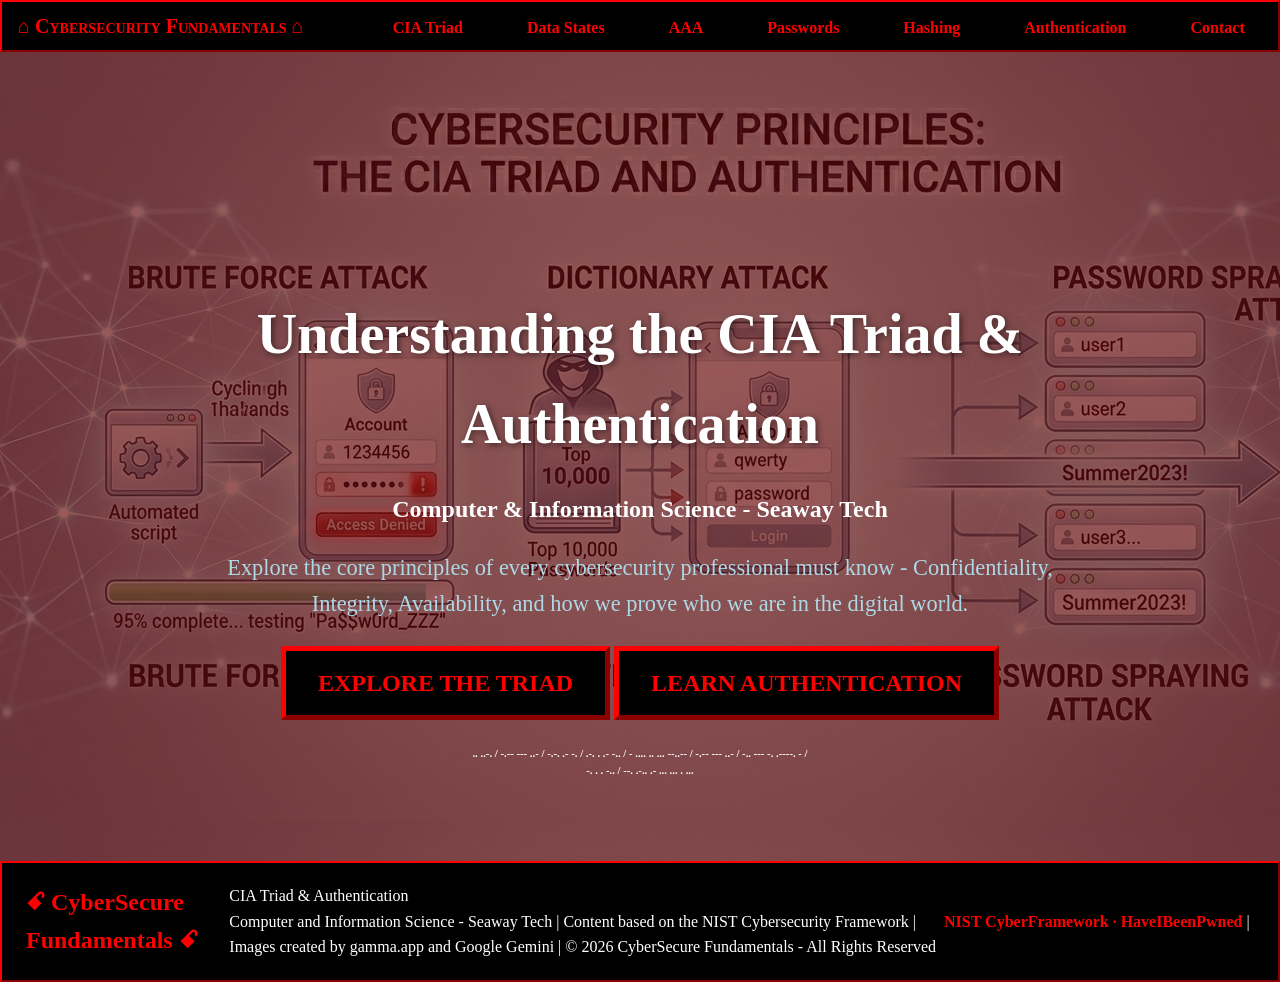
<file: index.html>
<!DOCTYPE html>
<html lang="en">
<head>
    <meta charset="UTF-8">
    <meta name="viewport" content="width=device-width, initial-scale=1.0">
    <title>Cybersecurity Fundamentals (Final Project)</title>
    <link rel="stylesheet" href="styles.css">
    <style>
#hero {
     background-image: url('photos/attacks1.png');
    width: 100%;
    height: 89.91vh;
    position: relative;
    margin: 0;
    overflow: hidden;
}

.hero img {
    display: block;
    width: 100%;
    height: 100%;
    object-fit: cover;
    object-position: center center;
    margin: 0 auto;
}

#hero::before {
     content: '';
     position: absolute;
     top: 0;
     left: 0;
     width: 100%;
     height: 100%;
     background: rgba(102, 0, 0, 0.65);
     overflow: auto;
}
    </style>
</head>
<body>
    
    <header>
        <nav class="nav-main">
            <a href="index.html" class="nav-logo"> ⌂ Cybersecurity Fundamentals ⌂ </a>
            <ul class="nav-links">
                <li><a href="CIATriad.html">CIA Triad</a></li>
                <li><a href="Data.html">Data States</a></li>
                <li><a href="A3.html">AAA</a></li>
                <li><a href="Pass.html">Passwords</a></li>
                <li><a href="Hash.html">Hashing</a></li>
                <li><a href="Authentication.html">Authentication</a></li>
                <li><a href="contact.html">Contact</a></li>
            </ul>
        </nav>
    </header>

    <section id="hero">
        <div class="hero-content">
            <h1>Understanding the CIA Triad & Authentication</h1>
            <h2>Computer & Information Science - Seaway Tech</h2>
            <p>Explore the core principles of every cybersecurity professional must know - Confidentiality, Integrity, Availability, and how we prove who we are in the digital world.</p>
            <a href="CIATriad.html" class="btn">EXPLORE THE TRIAD</a>
            <a href="Authentication.html" class="btn">LEARN AUTHENTICATION</a>
            <h6>.. ..-. / -.-- --- ..- / -.-. .- -. / .-. . .- -.. / - .... .. ... --..-- / -.-- --- ..- / -.. --- -. .----. - /<br> -. . . -.. / --. .-.. .- ... ... . ...</h6>
        </div>
    </section>
    <footer class="stuff">
        <h2 class="red"> ꗃ CyberSecure Fundamentals ꗃ </h2>
        <p>CIA Triad & Authentication<br>
            Computer and Information Science - Seaway Tech | 
            Content based on the NIST Cybersecurity Framework   | 
            <strong class="red">NIST CyberFramework &middot; HaveIBeenPwned</strong>  |  
            Images created by gamma.app and Google Gemini | 
            &copy; 2026 CyberSecure Fundamentals - All Rights Reserved</p>
    </footer>

</body>
</html>
</file>
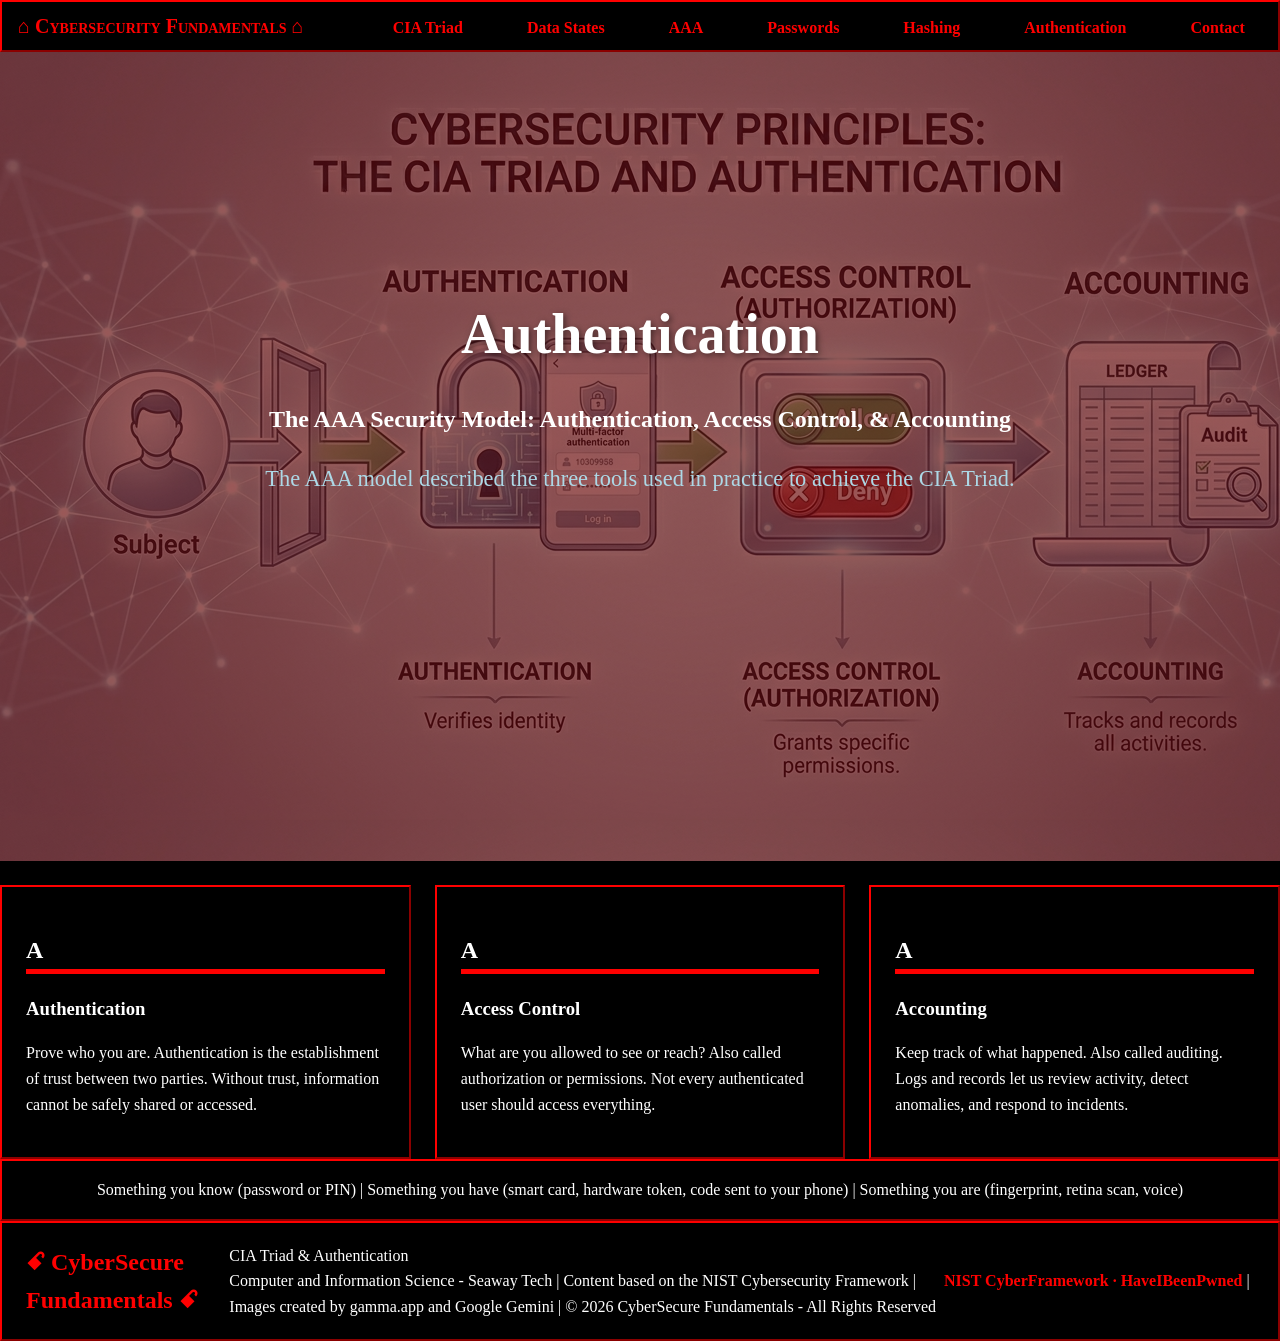
<file: A3.html>
<!DOCTYPE html>
<html lang="en">
<head>
    <meta charset="UTF-8">
    <meta name="viewport" content="width=device-width, initial-scale=1.0">
    <title>Cybersecurity Fundamentals (Final Project)</title>
    <link rel="stylesheet" href="styles.css">
    <style>
     #hero {
     background-image: url('photos/aaa1.png');
    width: 100%;
    height: 89.91vh; /* visible hero height */
    position: relative;
    margin: 0; /* ensure no gap above */
    overflow: hidden;
}

.hero img {
    display: block;
    width: 100%;
    height: 100%;
    object-fit: cover;
    object-position: center center; /* perfectly center the image */
    margin: 0 auto;
}

#hero::before {
     content: '';
     position: absolute;
     top: 0;
     left: 0;
     width: 100%;
     height: 100%;
     background: rgba(102, 0, 0, 0.65);
     overflow: auto;
}
    </style>
</head>
<body>
    
    <header>
        <nav class="nav-main">
            <a href="index.html" class="nav-logo"> ⌂ Cybersecurity Fundamentals ⌂ </a>
            <ul class="nav-links">
                <li><a href="CIATriad.html">CIA Triad</a></li>
                <li><a href="Data.html">Data States</a></li>
                <li><a href="A3.html">AAA</a></li>
                <li><a href="Pass.html">Passwords</a></li>
                <li><a href="Hash.html">Hashing</a></li>
                <li><a href="Authentication.html">Authentication</a></li>
                <li><a href="contact.html">Contact</a></li>
            </ul>
        </nav>
    </header>

    <section id="hero">
        <div class="hero-content">
            <h1>Authentication</h1>
            <h2>The AAA Security Model: Authentication, Access Control, & Accounting</h2>
            <p>The AAA model described the three tools used in practice to achieve the CIA Triad.</p>
        </div>
    </section>

        <section id="triad">
        <div class="triad-grid">

            <div class="triad-card">
                <h1>A</h1>
                <h3>Authentication</h3>
                <p>Prove who you are. Authentication is the establishment of trust between two parties. Without trust, information cannot be safely shared or accessed.</p>
            </div>
            <div class="triad-card">
                <h1>A</h1>
                <h3>Access Control</h3>
                <p>What are you allowed to see or reach? Also called authorization or permissions. Not every authenticated user should access everything.</p>
            </div>
            <div class="triad-card">
                <h1>A</h1>
                <h3>Accounting</h3>
                <p>Keep track of what happened. Also called auditing. Logs and records let us review activity, detect anomalies, and respond to incidents.</p>
            </div>
    </section>
        <section class="extra-data">
        <p>Something you know (password or PIN) | 
        Something you have (smart card, hardware token, code sent to your phone) | 
        Something you are (fingerprint, retina scan, voice)
        </p>
        </section>
</body>
        <footer class="stuff">
        <h2 class="red"> ꗃ CyberSecure Fundamentals ꗃ </h2>
        <p>CIA Triad & Authentication<br>
            Computer and Information Science - Seaway Tech | 
            Content based on the NIST Cybersecurity Framework | 
            <strong class="red">NIST CyberFramework &middot; HaveIBeenPwned</strong> | 
            Images created by gamma.app and Google Gemini | 
            &copy; 2026 CyberSecure Fundamentals - All Rights Reserved</p>
    </footer>
</html>
</file>
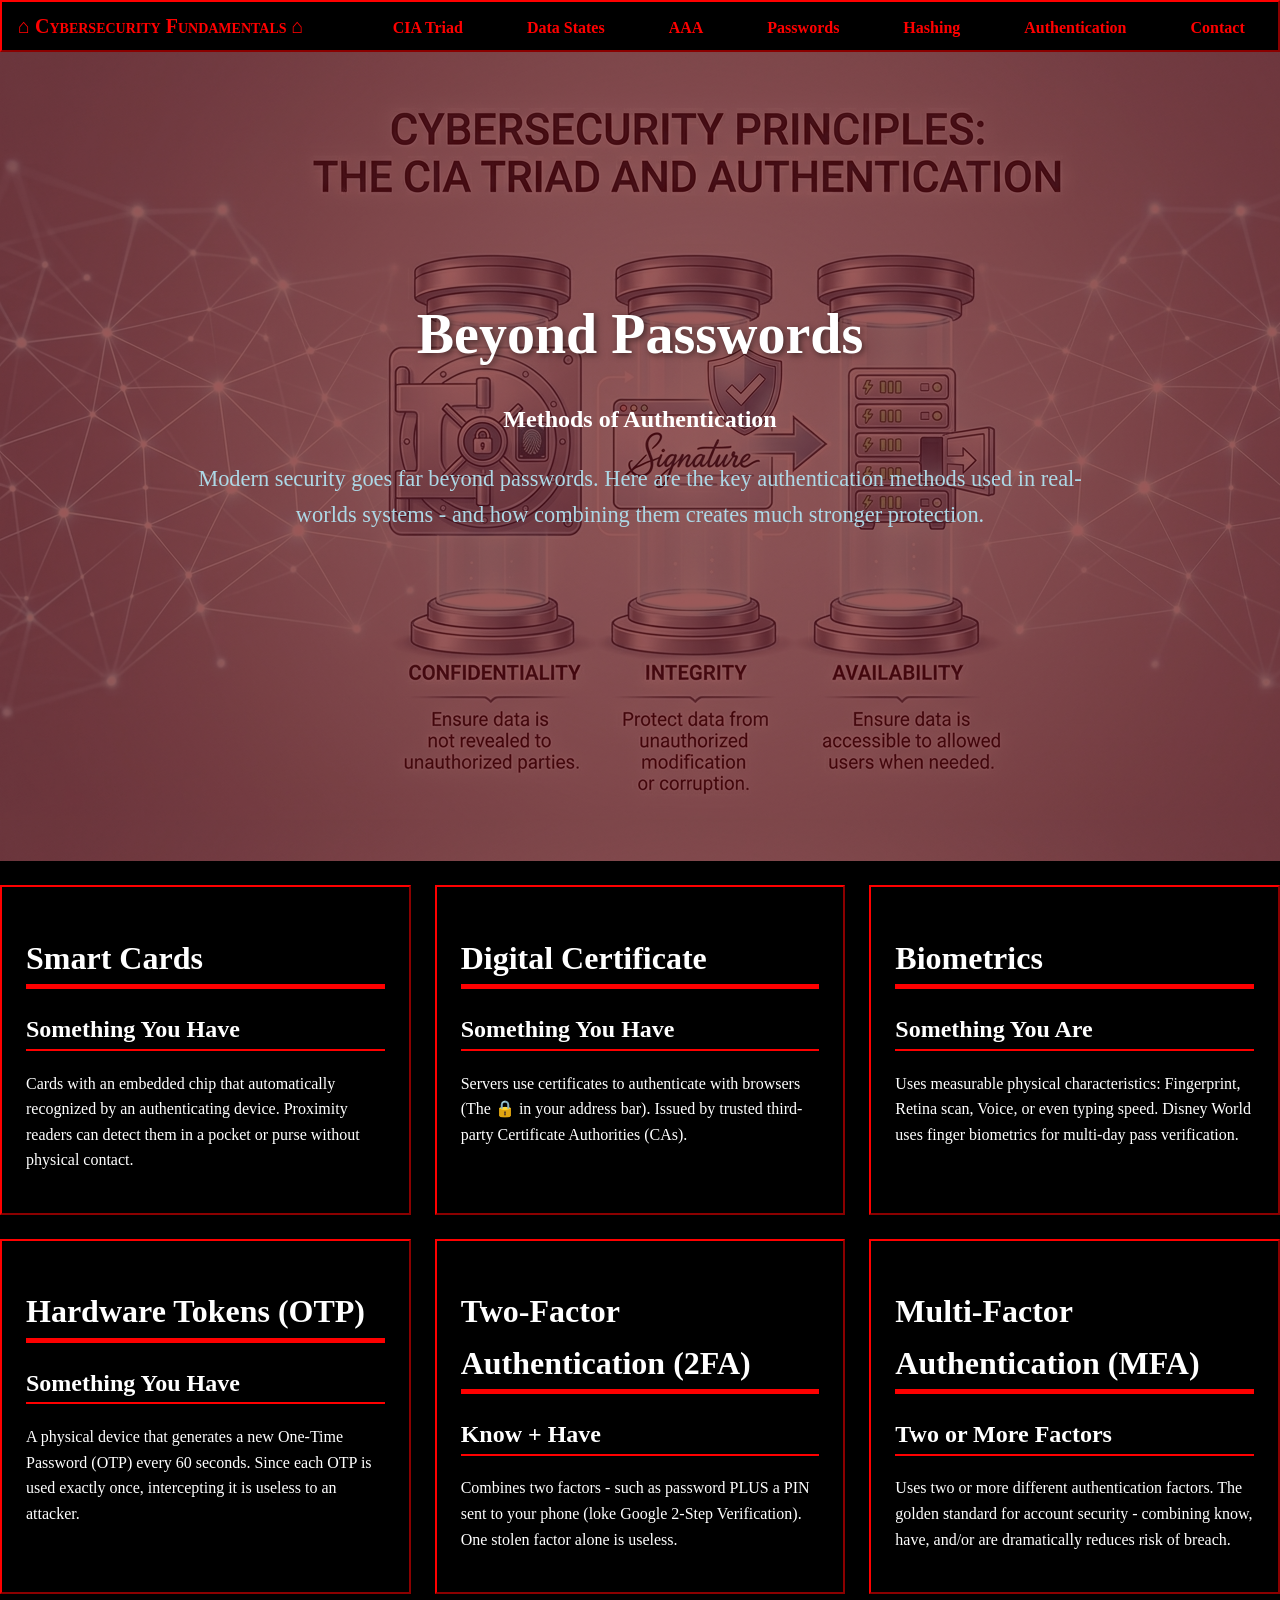
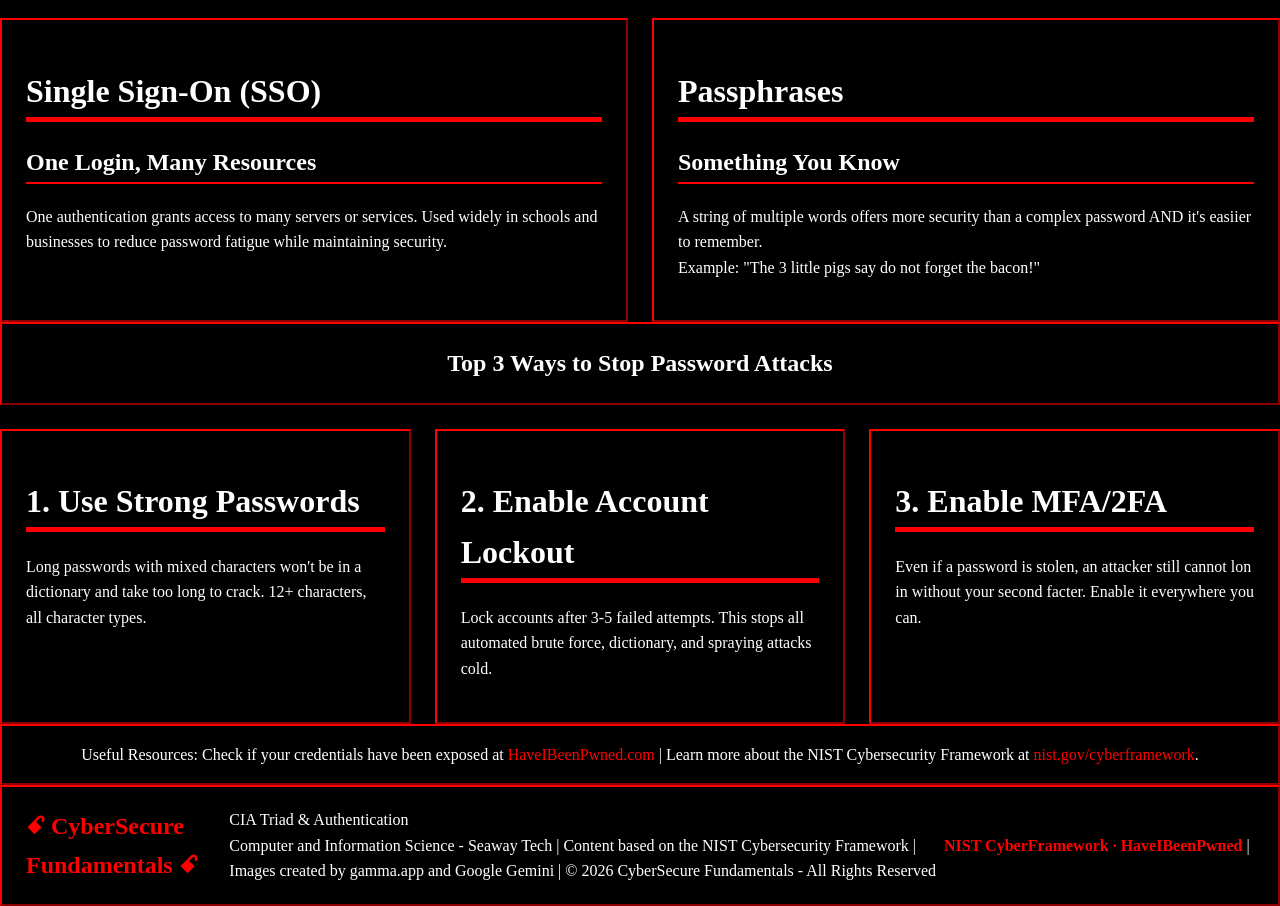
<file: Authentication.html>
<!DOCTYPE html>
<html lang="en">
<head>
    <meta charset="UTF-8">
    <meta name="viewport" content="width=device-width, initial-scale=1.0">
    <title>Cybersecurity Fundamentals (Final Project)</title>
    <link rel="stylesheet" href="styles.css">
    <style>
#hero {
     background-image: url('photos/cia2.png');
    width: 100%;
    height: 89.91vh;
    position: relative;
    margin: 0;
    overflow: hidden;
}

.hero img {
    display: block;
    width: 100%;
    height: 100%;
    object-fit: cover;
    object-position: center center;
    margin: 0 auto;
}

#hero::before {
     content: '';
     position: absolute;
     top: 0;
     left: 0;
     width: 100%;
     height: 100%;
     background: rgba(102, 0, 0, 0.65);
     overflow: auto;
}
    </style>
</head>
<body>
    
    <header>
        <nav class="nav-main">
            <a href="index.html" class="nav-logo"> ⌂ Cybersecurity Fundamentals ⌂ </a>
            <ul class="nav-links">
                <li><a href="CIATriad.html">CIA Triad</a></li>
                <li><a href="Data.html">Data States</a></li>
                <li><a href="A3.html">AAA</a></li>
                <li><a href="Pass.html">Passwords</a></li>
                <li><a href="Hash.html">Hashing</a></li>
                <li><a href="Authentication.html">Authentication</a></li>
                <li><a href="contact.html">Contact</a></li>
            </ul>
        </nav>
    </header>

    <section id="hero">
        <div class="hero-content">
            <h1>Beyond Passwords</h1>
            <h2>Methods of Authentication</h2>
            <p>Modern security goes far beyond passwords. Here are the key authentication methods used in real-worlds systems - and how combining them creates much stronger protection.</p>
        </div>
    </section>
     <div class="triad-grid">
                <div class="triad-card">
                    <h1>Smart Cards</h1>
                    <h2>Something You Have</h2>
                    <p>Cards with an embedded chip that automatically recognized by an authenticating device. Proximity readers can detect them in a pocket or purse without physical contact.</p>

                </div>
                <div class="triad-card">
                    <h1>Digital Certificate</h1>
                    <h2>Something You Have</h2>
                    <p>Servers use certificates to authenticate with browsers (The 🔒 in your address bar). Issued by trusted third-party Certificate Authorities (CAs).</p>

                </div>
                <div class="triad-card">
                    <h1>Biometrics</h1>
                    <h2>Something You Are</h2>
                    <p>Uses measurable physical characteristics: Fingerprint, Retina scan, Voice, or even typing speed. Disney World uses finger biometrics for multi-day pass verification.</p>

                </div>
                <div class="triad-card">
                    <h1>Hardware Tokens (OTP)</h1>
                    <h2>Something You Have</h2>
                    <p>A physical device that generates a new One-Time Password (OTP) every 60 seconds. Since each OTP is used exactly once, intercepting it is useless to an attacker.</p>

                </div>
                <div class="triad-card">
                    <h1>Two-Factor Authentication (2FA)</h1>
                    <h2>Know + Have</h2>
                    <p>Combines two factors - such as password PLUS a PIN sent to your phone (loke Google 2-Step Verification). One stolen factor alone is useless.</p>

                </div>
                <div class="triad-card">
                    <h1>Multi-Factor Authentication (MFA)</h1>
                    <h2>Two or More Factors</h2>
                    <p>Uses two or more different authentication factors. The golden standard for account security - combining know, have, and/or are dramatically reduces risk of breach.</p>

                </div>
                <div class="triad-card">
                    <h1>Single Sign-On (SSO)</h1>
                    <h2>One Login, Many Resources</h2>
                    <p>One authentication grants access to many servers or services. Used widely in schools and businesses to reduce password fatigue while maintaining security.</p>

                </div>
                <div class="triad-card">
                    <h1>Passphrases</h1>
                    <h2>Something You Know</h2>
                    <p>A string of multiple words offers more security than a complex password AND it's easiier to remember.<br>
                    Example: "The 3 little pigs say do not forget the bacon!"</p>
                </div>
        </div>
        
        
        <section class="extra-section">
            <h2> Top 3 Ways to Stop Password Attacks</h2>
        </section>
        <div class="triad-grid">
            <div class="triad-card">
                <h1>1. Use Strong Passwords</h1>
                <p>Long passwords with mixed characters won't be in a dictionary and take too long to crack. 12+ characters, all character types.</p>
            </div>
            <div class="triad-card">
                <h1>2. Enable Account Lockout</h1>
                <p>Lock accounts after 3-5 failed attempts. This stops all automated brute force, dictionary, and spraying attacks cold.</p>
            </div>
            <div class="triad-card">
                <h1>3. Enable MFA/2FA</h1>
                <p>Even if a password is stolen, an attacker still cannot lon in without your second facter. Enable it everywhere you can.</p>
            </div>
        </div>
        <section class="extra-data">
            <p>Useful Resources: Check if your credentials have been exposed at <a href="HaveIBeenPwned.com">HaveIBeenPwned.com</a> | Learn more about the NIST Cybersecurity Framework at <a href="nist.gov/cyberframework">nist.gov/cyberframework</a>.</p>
        </section>
</body>
    <footer class="stuff">
        <h2 class="red"> ꗃ CyberSecure Fundamentals ꗃ </h2>
        <p>CIA Triad & Authentication<br>
            Computer and Information Science - Seaway Tech | 
            Content based on the NIST Cybersecurity Framework | <strong class="red">NIST CyberFramework &middot; HaveIBeenPwned</strong> |  
            Images created by gamma.app and Google Gemini | 
            &copy; 2026 CyberSecure Fundamentals - All Rights Reserved</p>
    </footer>
</html>
</file>
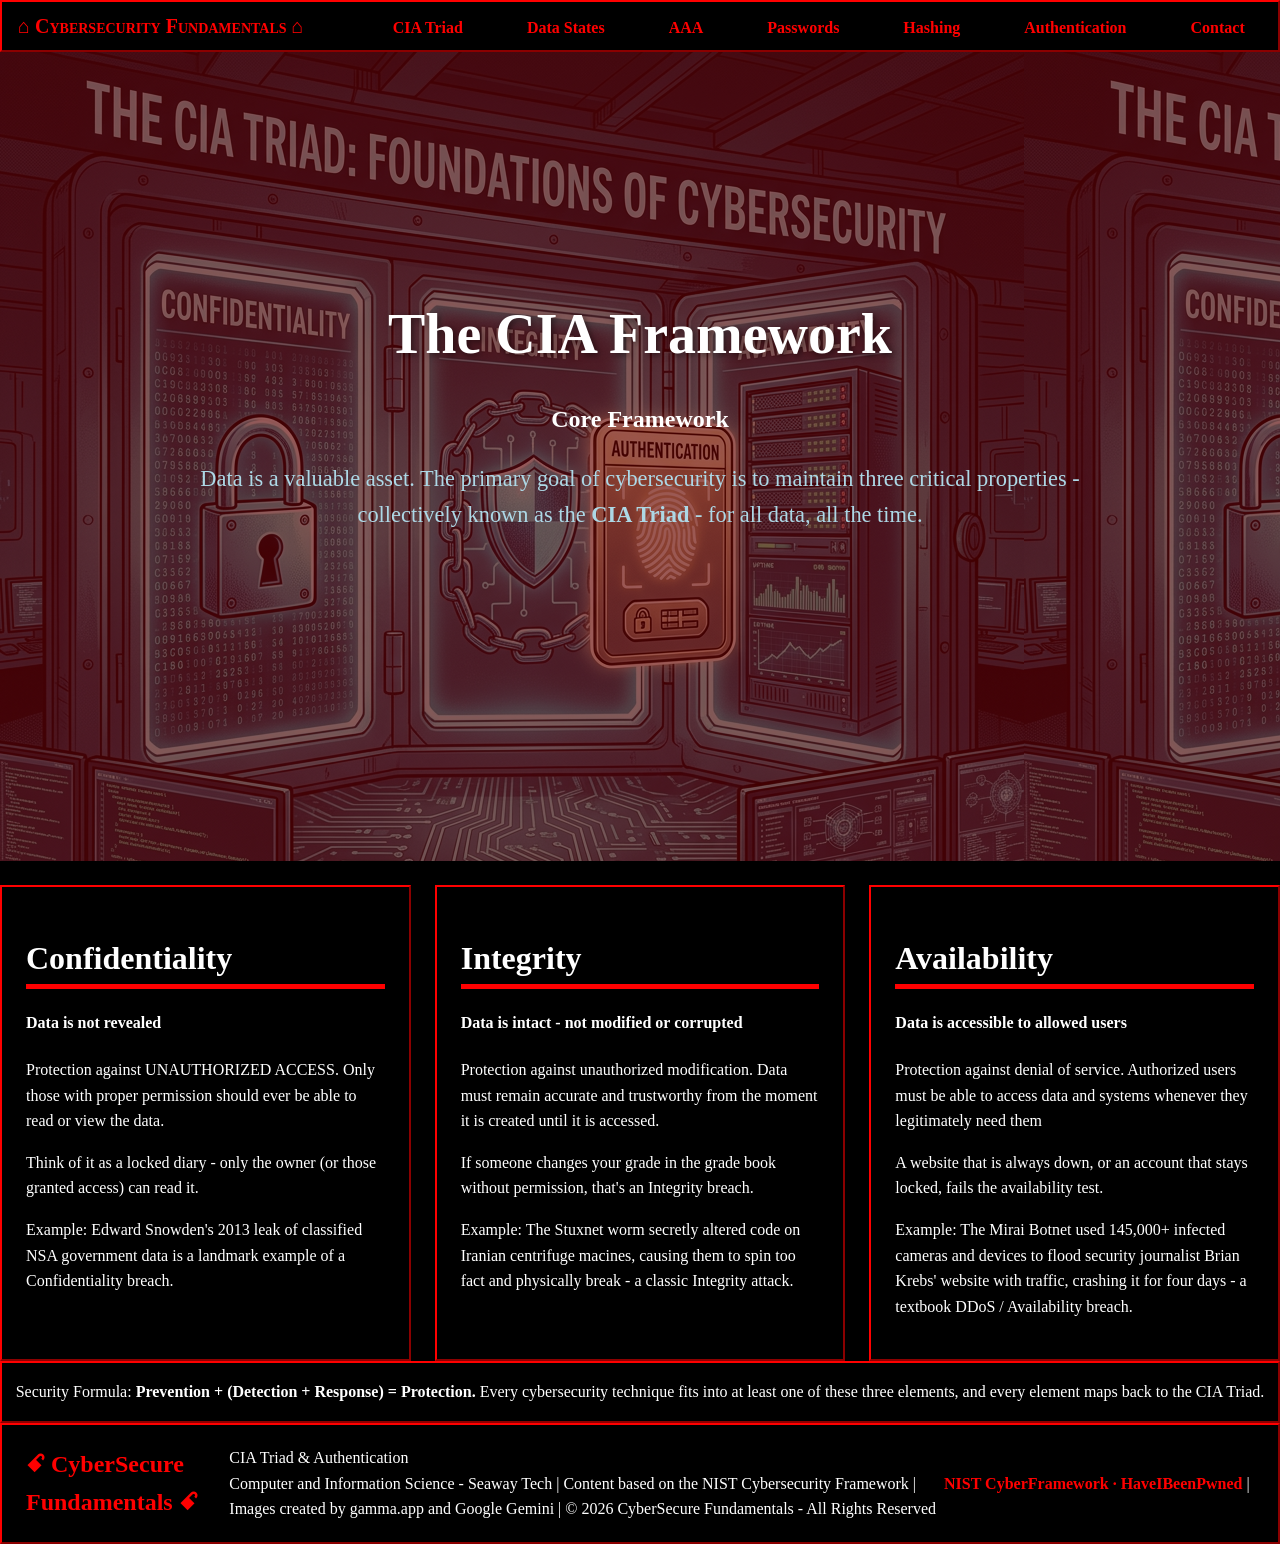
<file: CIATriad.html>
<!DOCTYPE html>
<html lang="en">
<head>
    <meta charset="UTF-8">
    <meta name="viewport" content="width=device-width, initial-scale=1.0">
    <title>Cybersecurity Fundamentals (Final Project)</title>
    <link rel="stylesheet" href="styles.css">
    <style>
    #hero {
    background-image: url('photos/digitalVault.png');
    width: 100%;
    height: 89.91vh;
    position: relative;
    margin: 0;
    overflow: hidden;
 }

    .hero img {
    display: block;
    width: 100%;
    height: 100%;
    object-fit: cover;
    object-position: center center;
    margin: 0 auto;
}

     #hero::before {
     content: '';
     position: absolute;
     top: 0;
     left: 0;
     width: 100%;
     height: 100%;
     background: rgba(102, 0, 0, 0.65);
     overflow: auto;
     }
    </style>
</head>
<body>
    <header>
        <nav class="nav-main">
            <a href="index.html" class="nav-logo"> ⌂ Cybersecurity Fundamentals ⌂ </a>
            <ul class="nav-links">
                <li><a href="CIATriad.html">CIA Triad</a></li>
                <li><a href="Data.html">Data States</a></li>
                <li><a href="A3.html">AAA</a></li>
                <li><a href="Pass.html">Passwords</a></li>
                <li><a href="Hash.html">Hashing</a></li>
                <li><a href="Authentication.html">Authentication</a></li>
                <li><a href="contact.html">Contact</a></li>
            </ul>
        </nav>
    </header>
    
    <main>
        <section id="hero">
    <div class="hero-content">
        <h1>The CIA Framework</h1>
        <h2>Core Framework</h2>
        <p>Data is a valuable asset. The primary goal of cybersecurity is to maintain three critical properties - collectively known as the <strong>CIA Triad</strong> - for all data, all the time.</p>
    </div>
        </section>
        <div class="triad-grid">

            <div class="triad-card">
                <h1>Confidentiality</h1>
                <h4>Data is not revealed</h4>
                <p>Protection against UNAUTHORIZED ACCESS. Only those with proper permission should ever be able to read or view the data.</p>
                <p>Think of it as a locked diary - only the owner (or those granted access) can read it.</p>
                <p>Example: Edward Snowden's 2013 leak of classified NSA government data is a landmark example of a Confidentiality breach.</p>
            </div>
            <div class="triad-card">
                <h1>Integrity</h1>
                <h4>Data is intact - not modified or corrupted</h4>
                <p>Protection against unauthorized modification. Data must remain accurate and trustworthy from the moment it is created until it is accessed.</p>
                <p>If someone changes your grade in the grade book without permission, that's an Integrity breach.</p>
                <p>Example: The Stuxnet worm secretly altered code on Iranian centrifuge macines, causing them to spin too fact and physically break - a classic Integrity attack.</p>
            </div>
            <div class="triad-card">
                <h1>Availability</h1>
                <h4>Data is accessible to allowed users</h4>
                <p>Protection against denial of service. Authorized users must be able to access data and systems whenever they legitimately need them</p>
                <p>A website that is always down, or an account that stays locked, fails the availability test.</p>
                <p>Example: The Mirai Botnet used 145,000+ infected cameras and devices to flood security journalist Brian Krebs' website with traffic, crashing it for four days - a textbook DDoS / Availability breach.</p>
            </div>

        </div>
        <section class="extra-data">
            <p>Security Formula: <strong>Prevention + (Detection + Response) = Protection.</strong> Every cybersecurity technique fits into at least one of these three elements, and every element maps back to the CIA Triad.</p>
        </section>
    </main>
</body>
    <footer class="stuff">
        <h2 class="red"> ꗃ CyberSecure Fundamentals ꗃ </h2>
        <p>CIA Triad & Authentication<br>
            Computer and Information Science - Seaway Tech | 
            Content based on the NIST Cybersecurity Framework | 
            <strong class="red">NIST CyberFramework &middot; HaveIBeenPwned</strong> | 
            Images created by gamma.app and Google Gemini | 
            &copy; 2026 CyberSecure Fundamentals - All Rights Reserved</p>
    </footer>
</html>
</file>
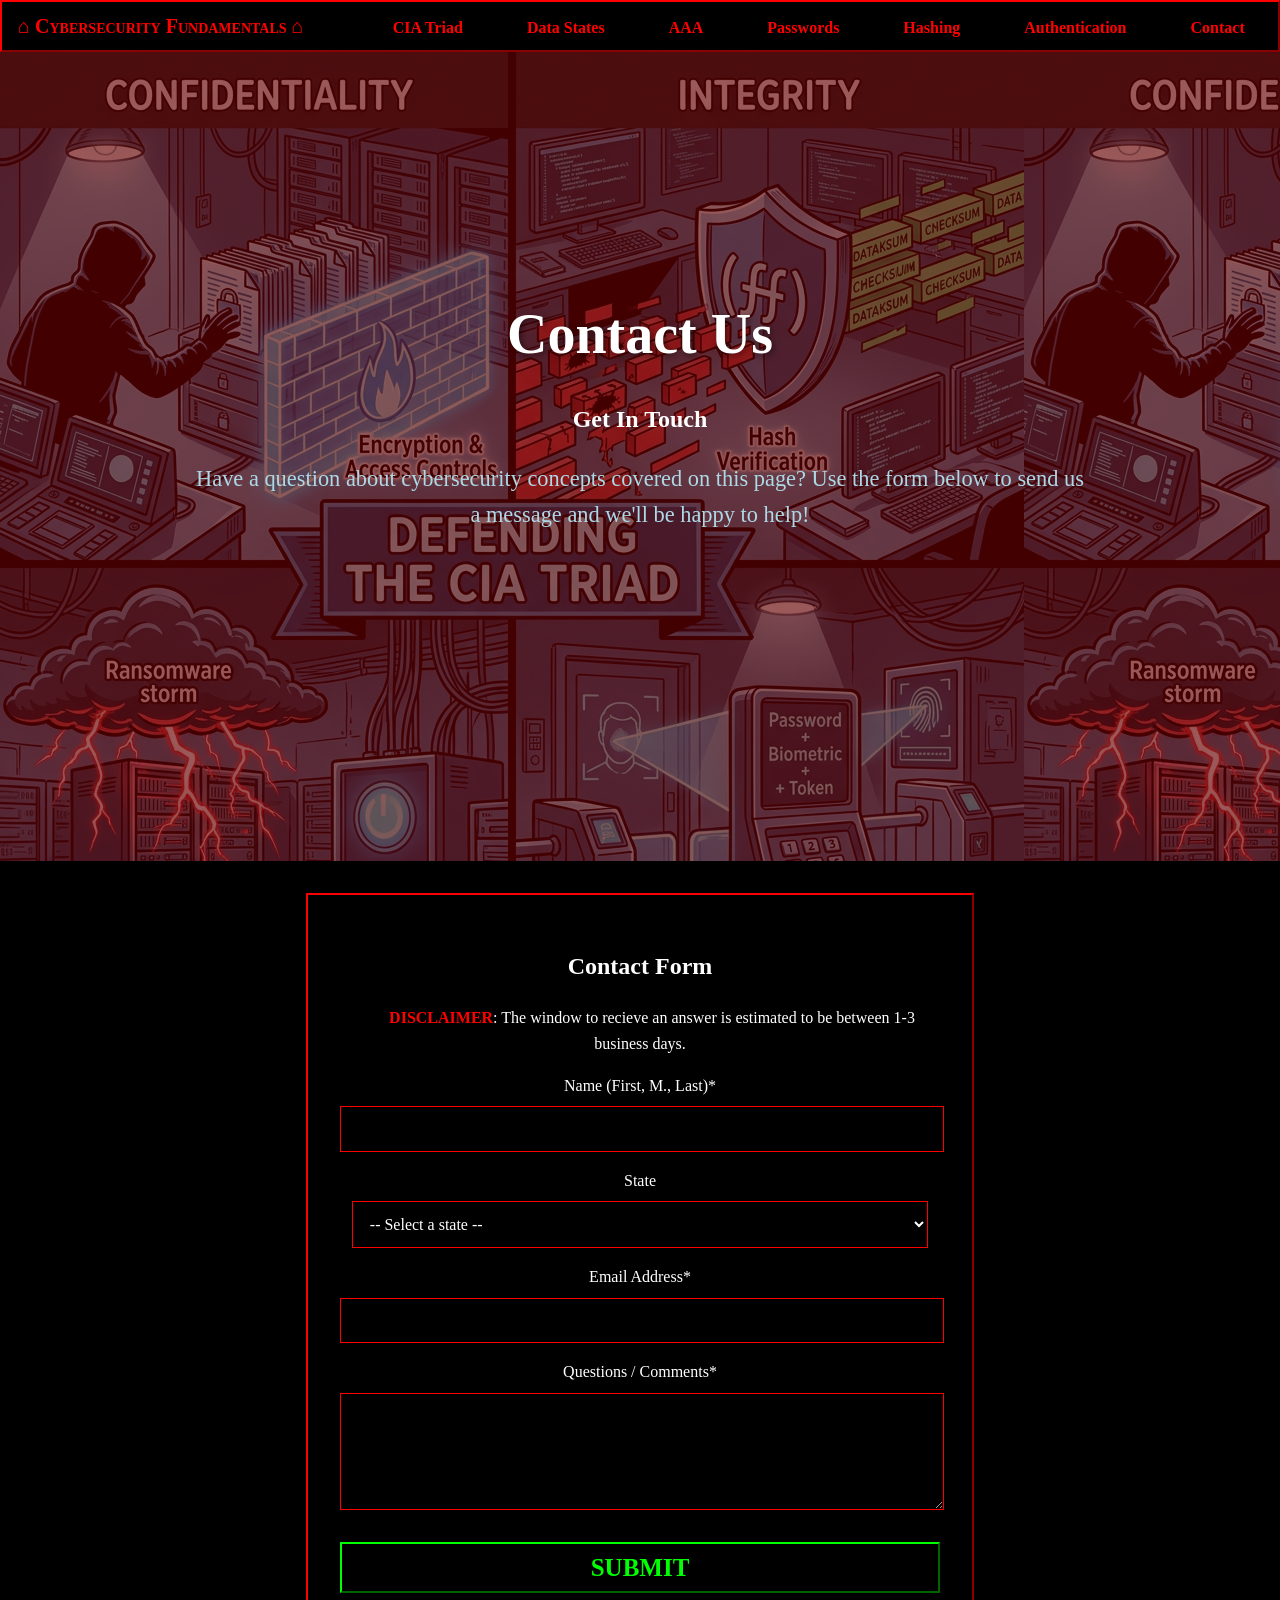
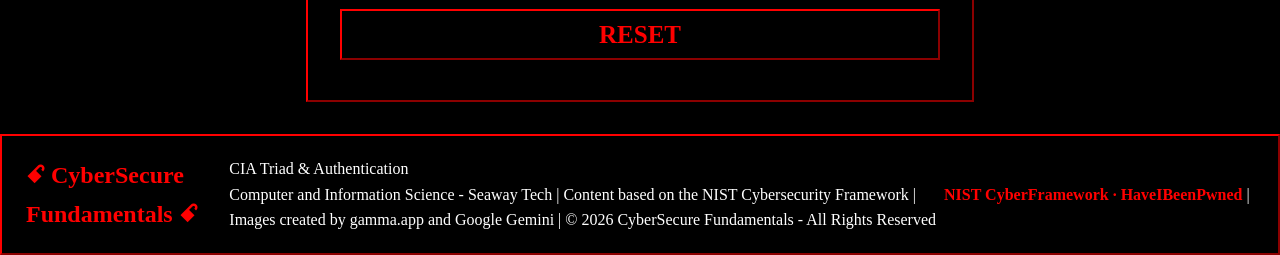
<file: contact.html>
<!DOCTYPE html>
<html lang="en">
<head>
    <meta charset="UTF-8">
    <meta name="viewport" content="width=device-width, initial-scale=1.0">
    <title>Cybersecurity Fundamentals (Final Project)</title>
    <link rel="stylesheet" href="styles.css">
    <style>
#hero {
     background-image: url('photos/attackDefense.png');
    width: 100%;
    height: 89.91vh;
    position: relative;
    margin: 0;
    overflow: hidden;
}

.hero img {
    display: block;
    width: 100%;
    height: 100%;
    object-fit: cover;
    object-position: center center;
    margin: 0 auto;
}

#hero::before {
     content: '';
     position: absolute;
     top: 0;
     left: 0;
     width: 100%;
     height: 100%;
     background: rgba(102, 0, 0, 0.65);
     overflow: auto;
}
    </style>
</head>
<body>
    
    <header>
        <nav class="nav-main">
            <a href="index.html" class="nav-logo"> ⌂ Cybersecurity Fundamentals ⌂ </a>
            <ul class="nav-links">
                <li><a href="CIATriad.html">CIA Triad</a></li>
                <li><a href="Data.html">Data States</a></li>
                <li><a href="A3.html">AAA</a></li>
                <li><a href="Pass.html">Passwords</a></li>
                <li><a href="Hash.html">Hashing</a></li>
                <li><a href="Authentication.html">Authentication</a></li>
                <li><a href="contact.html">Contact</a></li>
            </ul>
        </nav>
    </header>

    <section id="hero">
        <div class="hero-content">
            <h1>Contact Us</h1>
            <h2>Get In Touch</h2>
            <p>Have a question about cybersecurity concepts covered on this page? Use the form below to send us a message and we'll be happy to help!</p>
        </div>
    </section>
    <section class="the-form">
    <div class="form-container">
    <h1>Contact Form</h1>
    <p><strong class="red">DISCLAIMER</strong>: The window to recieve an answer is estimated to be between 1-3 business days.</p>
    <form action="/submit" method="POST">
        
        <label for="Name">Name (First, M., Last)<span class="required">*</span></label><br>
        <input type="text" id="Name" name="tName" required><br>
        
        <label for="state">State</label><br>
        <select id="state" name="state">
            <option value="select">-- Select a state --</option>
            <option value="AL">Alabama</option>
            <option value="AK">Alaska</option>
            <option value="AZ">Arizona</option>
            <option value="AR">Arkansa</option>
            <option value="CA">California</option>
            <option value="CO">Colorado</option>
            <option value="CT">Connecticut</option>
            <option value="DE">Delaware</option>
            <option value="FL">Florida</option>
            <option value="GA">Georgia</option>
            <option value="HI">Hawaii</option>
            <option value="ID">Idaho</option>
            <option value="IL">Illinois</option>
            <option value="IN">Indiana</option>
            <option value="IA">Iowa</option>
            <option value="KS">Kansas</option>
            <option value="KY">Kentucky</option>
            <option value="LA">Louisiana</option>
            <option value="ME">Maine</option>
            <option value="MD">Maryland</option>
            <option value="MA">Massachusetts</option>
            <option value="MI">Michigan</option>
            <option value="MN">Minnesota</option>
            <option value="MS">Mississippi</option>
            <option value="MO">Missouri</option>
            <option value="MT">Montana</option>
            <option value="NE">Nebraska</option>
            <option value="NV">Nevada</option>
            <option value="NH">New Hampshire</option>
            <option value="NJ">New Jersey</option>
            <option value="NM">New Mexico</option>
            <option value="NY">New York</option>
            <option value="NC">North Carolina</option>
            <option value="ND">North Dakota</option>
            <option value="OH">Ohio</option>
            <option value="OK">Oklahoma</option>
            <option value="OR">Oregon</option>
            <option value="PA">Pennsylvania</option>
            <option value="RI">Rhode Island</option>
            <option value="SC">South Carolina</option>
            <option value="SD">South Dakota</option>
            <option value="TN">Tennessee</option>
            <option value="TX">Texas</option>
            <option value="UT">Utah</option>
            <option value="VT">Vermont</option>
            <option value="VA">Virginia</option>
            <option value="WA">Washington</option>
            <option value="WV">West Virginia</option>
            <option value="WI">Wisconsin</option>
            <option value="WY">Wyoming</option>
            </select><br>
        
        <label for="email">Email Address<span class="required">*</span></label><br>
        <input type="email" id="email" required><br>
        
        <label for="message">Questions / Comments<span class="required">*</span></label><br>
        <textarea id="message" name="message" rows="5" required></textarea><br>

         <button class="button1" type="submit">SUBMIT</button>
         <button class="button2" type="reset">RESET</button>
    </section>
</body>
    <footer class="stuff">
        <h2 class="red"> ꗃ CyberSecure Fundamentals ꗃ </h2>
        <p>CIA Triad & Authentication<br>
            Computer and Information Science - Seaway Tech | 
            Content based on the NIST Cybersecurity Framework | <strong class="red">NIST CyberFramework &middot; HaveIBeenPwned</strong> |  
            Images created by gamma.app and Google Gemini | 
            &copy; 2026 CyberSecure Fundamentals - All Rights Reserved</p>
    </footer>
</html>
</file>
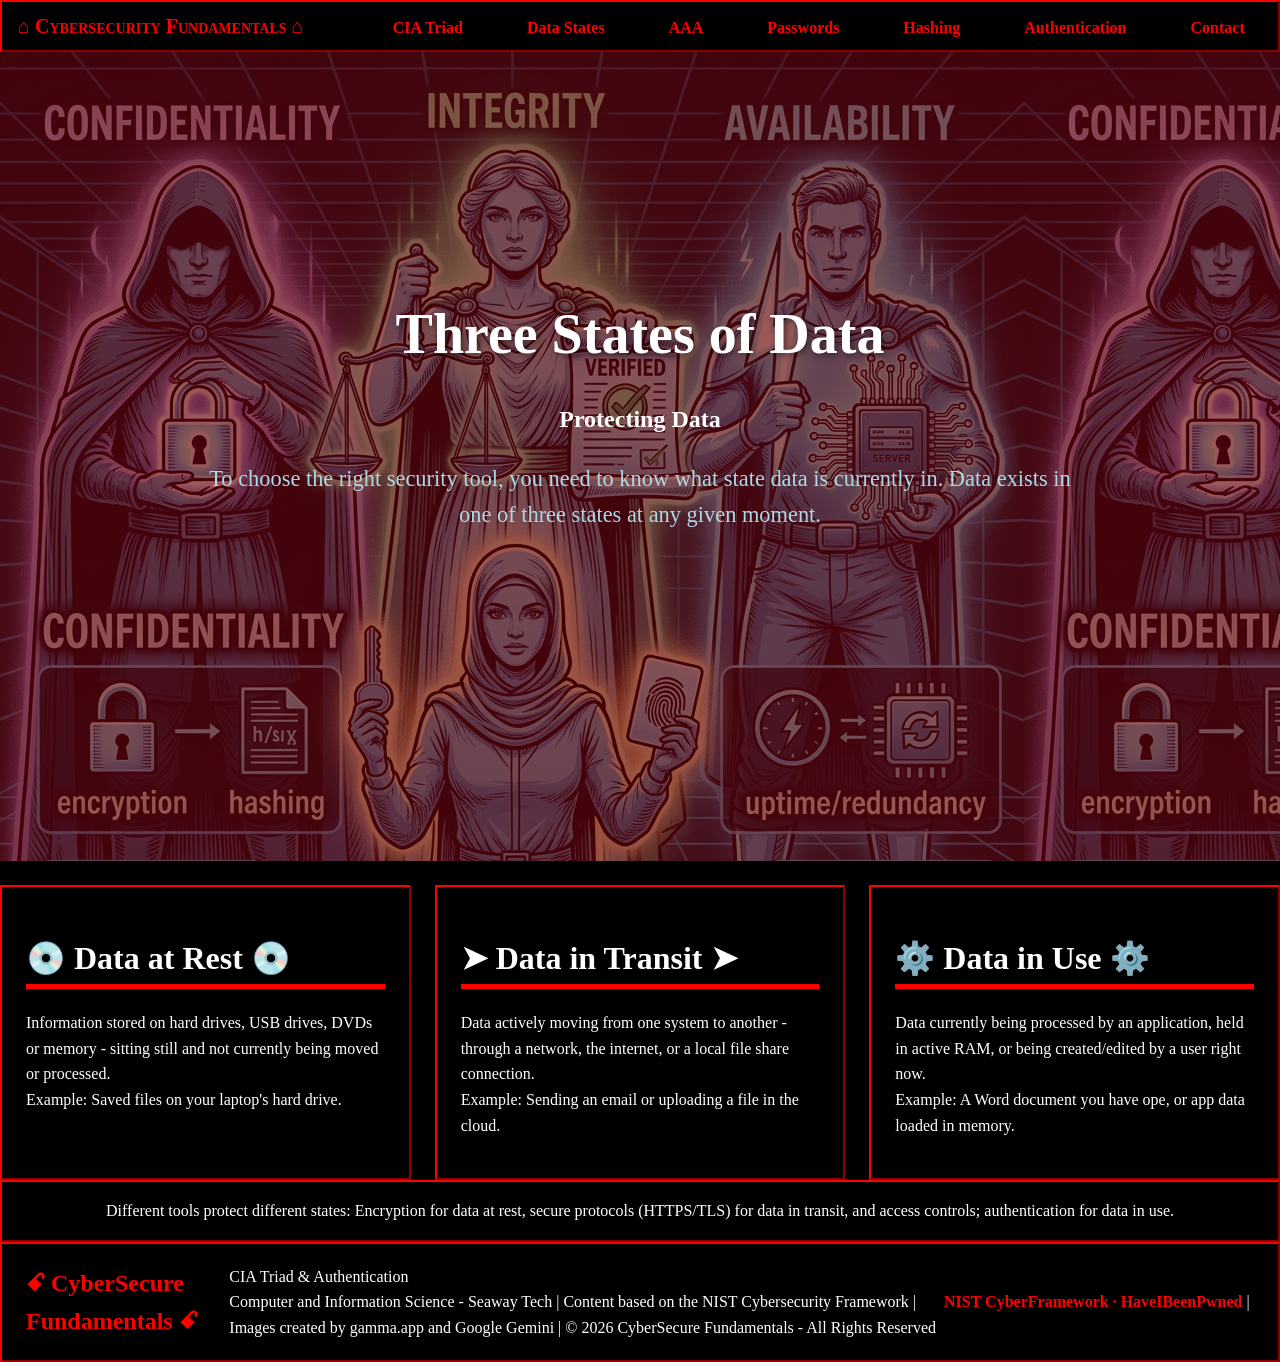
<file: Data.html>
<!DOCTYPE html>
<html lang="en">
<head>
    <meta charset="UTF-8">
    <meta name="viewport" content="width=device-width, initial-scale=1.0">
    <title>Cybersecurity Fundamentals (Final Project)</title>
    <link rel="stylesheet" href="styles.css">
    <style>
#hero {
    background-image: url('photos/threeGuardians.png');
    width: 100%;
    height: 89.91vh; /* visible hero height */
    position: relative;
    margin: 0; /* ensure no gap above */
    overflow: hidden;
}

.hero img {
    display: block;
    width: 100%;
    height: 100%;
    object-fit: cover;
    object-position: center center; /* perfectly center the image */
    margin: 0 auto;
}

#hero::before {
     content: '';
     position: absolute;
     top: 0;
     left: 0;
     width: 100%;
     height: 100%;
     background: rgba(102, 0, 0, 0.65);
     overflow: auto;
}
    </style>
</head>
<body>
    
    <header>
        <nav class="nav-main">
            <a href="index.html" class="nav-logo"> ⌂ Cybersecurity Fundamentals ⌂ </a>
            <ul class="nav-links">
                <li><a href="CIATriad.html">CIA Triad</a></li>
                <li><a href="Data.html">Data States</a></li>
                <li><a href="A3.html">AAA</a></li>
                <li><a href="Pass.html">Passwords</a></li>
                <li><a href="Hash.html">Hashing</a></li>
                <li><a href="Authentication.html">Authentication</a></li>
                <li><a href="contact.html">Contact</a></li>
            </ul>
        </nav>
    </header>

    <section id="hero">
        <div class="hero-content">
            <h1>Three States of Data</h1>
            <h2>Protecting Data</h2>
            <p>To choose the right security tool, you need to know what state data is currently in. Data exists in one of three states at any given moment.</p>
        </div>
    </section>
    <div class="triad-grid">
        <div class="triad-card">
                <h1> 💿 Data at Rest 💿 </h1>
                <p>Information stored on hard drives, USB drives, DVDs or memory - sitting still and not currently being moved or processed.<br>Example: Saved files on your laptop's hard drive.</p>
            </div>
            <div class="triad-card">
                <h1> ➤ Data in Transit ➤ </h1>
                <p>Data actively moving from one system to another - through a network, the internet, or a local file share connection.<br>Example: Sending an email or uploading a file in the cloud.</p>
            </div>
            <div class="triad-card">
                <h1> ⚙️ Data in Use ⚙️ </h1>
                <p>Data currently being processed by an application, held in active RAM, or being created/edited by a user right now.<br>Example: A Word document you have ope, or app data loaded in memory.</p>
            </div>
        </div>
    <section class="extra-data">
        <p>Different tools protect different states: Encryption for data at rest, secure protocols (HTTPS/TLS) for data in transit, and access controls; authentication for data in use.</p>
    </section>
</body>
    <footer class="stuff">
        <h2 class="red"> ꗃ CyberSecure Fundamentals ꗃ </h2>
        <p>CIA Triad & Authentication<br>
            Computer and Information Science - Seaway Tech | 
            Content based on the NIST Cybersecurity Framework | 
            <strong class="red">NIST CyberFramework &middot; HaveIBeenPwned</strong> | 
            Images created by gamma.app and Google Gemini | 
            &copy; 2026 CyberSecure Fundamentals - All Rights Reserved</p>
    </footer>
</html>
</file>
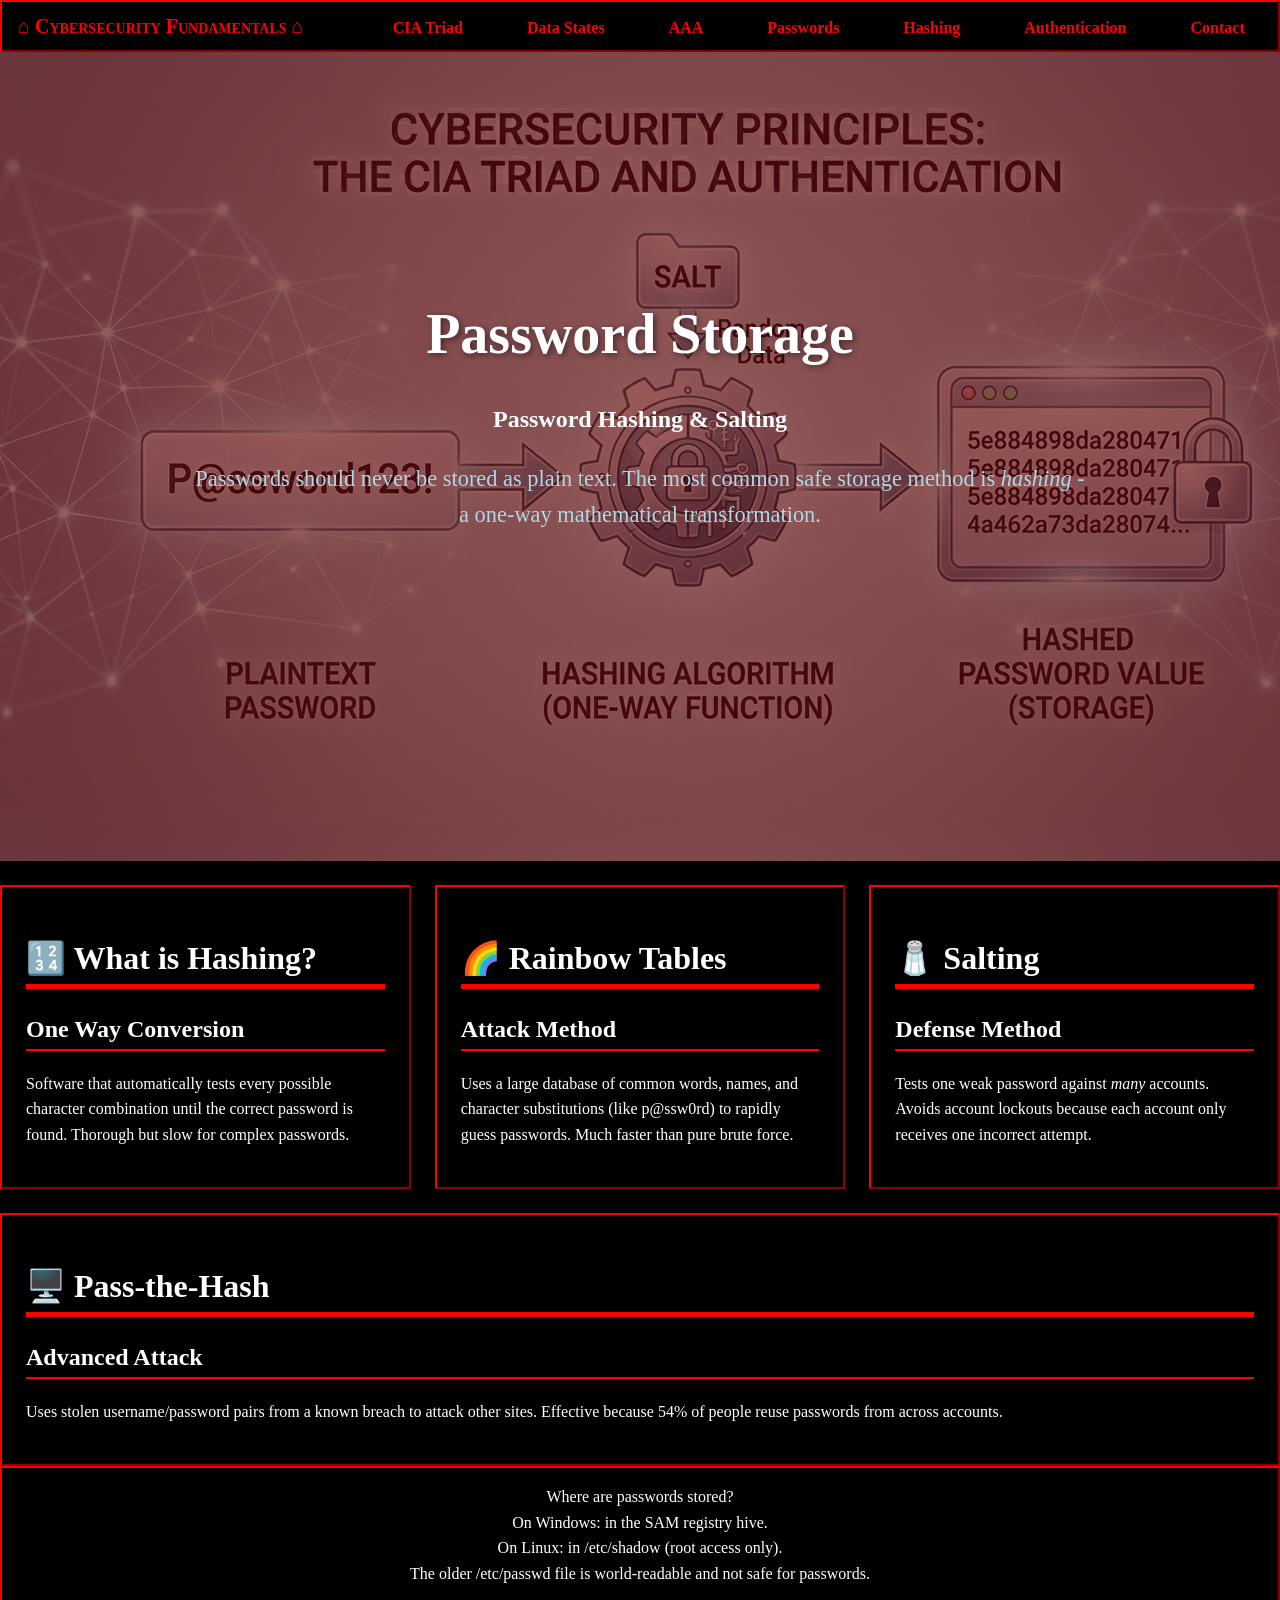
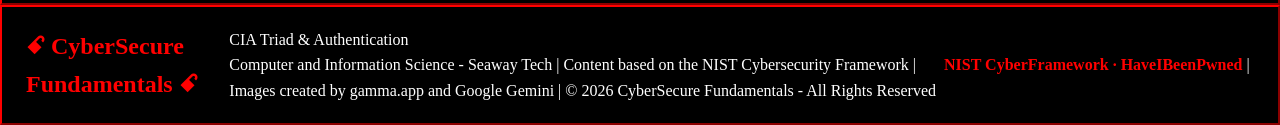
<file: Hash.html>
<!DOCTYPE html>
<html lang="en">
<head>
    <meta charset="UTF-8">
    <meta name="viewport" content="width=device-width, initial-scale=1.0">
    <title>Cybersecurity Fundamentals (Final Project)</title>
    <link rel="stylesheet" href="styles.css">
    <style>
#hero {
     background-image: url('photos/hash1.png');
    width: 100%;
    height: 89.91vh;
    position: relative;
    margin: 0;
    overflow: hidden;
}

.hero img {
    display: block;
    width: 100%;
    height: 100%;
    object-fit: cover;
    object-position: center center;
    margin: 0 auto;
}

#hero::before {
     content: '';
     position: absolute;
     top: 0;
     left: 0;
     width: 100%;
     height: 100%;
     background: rgba(102, 0, 0, 0.65);
     overflow: auto;
}
    </style>
</head>
<body>
    
    <header>
        <nav class="nav-main">
            <a href="index.html" class="nav-logo"> ⌂ Cybersecurity Fundamentals ⌂ </a>
            <ul class="nav-links">
                <li><a href="CIATriad.html">CIA Triad</a></li>
                <li><a href="Data.html">Data States</a></li>
                <li><a href="A3.html">AAA</a></li>
                <li><a href="Pass.html">Passwords</a></li>
                <li><a href="Hash.html">Hashing</a></li>
                <li><a href="Authentication.html">Authentication</a></li>
                <li><a href="contact.html">Contact</a></li>
            </ul>
        </nav>
    </header>

    <section id="hero">
        <div class="hero-content">
            <h1>Password Storage</h1>
            <h2>Password Hashing & Salting</h2>
            <p>Passwords should never be stored as plain text. The most common safe storage method is <i>hashing</i> - a one-way mathematical transformation.</p>
        </div>
    </section>
     <div class="triad-grid">

            <div class="triad-card">
                <h1>🔢 What is Hashing?</h1>
                <h2>One Way Conversion</h2>
                <p>Software that automatically tests every possible character combination until the correct password is found. Thorough but slow for complex passwords.</p>
            </div>
            <div class="triad-card">
                <h1>🌈 Rainbow Tables</h1>
                <h2>Attack Method</h2>
                <p>Uses a large database of common words, names, and character substitutions (like p@ssw0rd) to rapidly guess passwords. Much faster than pure brute force.</p>
            </div>
            <div class="triad-card">
                <h1>🧂 Salting</h1>
                <h2>Defense Method</h2>
                <p>Tests one weak password against <i>many</i> accounts. Avoids account lockouts because each account only receives one incorrect attempt. </p>
            </div>
            <div class="triad-card">
                <h1>🖥️ Pass-the-Hash</h1>
                <h2>Advanced Attack</h2>
                <p>Uses stolen username/password pairs from a known breach to attack other sites. Effective because 54% of people reuse passwords from across accounts.</p>
            </div>
        </div>
        <section class="extra-data">
            <p>Where are passwords stored?<br>
             On Windows: in the SAM registry hive.<br> 
             On Linux: in /etc/shadow (root access only).<br> 
             The older /etc/passwd file is world-readable and not safe for passwords.</p>
        </section>
</body>
    <footer class="stuff">
        <h2 class="red"> ꗃ CyberSecure Fundamentals ꗃ </h2>
        <p>CIA Triad & Authentication<br>
            Computer and Information Science - Seaway Tech | 
            Content based on the NIST Cybersecurity Framework | <strong class="red">NIST CyberFramework &middot; HaveIBeenPwned</strong> |  
            Images created by gamma.app and Google Gemini | 
            &copy; 2026 CyberSecure Fundamentals - All Rights Reserved</p>
    </footer>
</html>
</file>
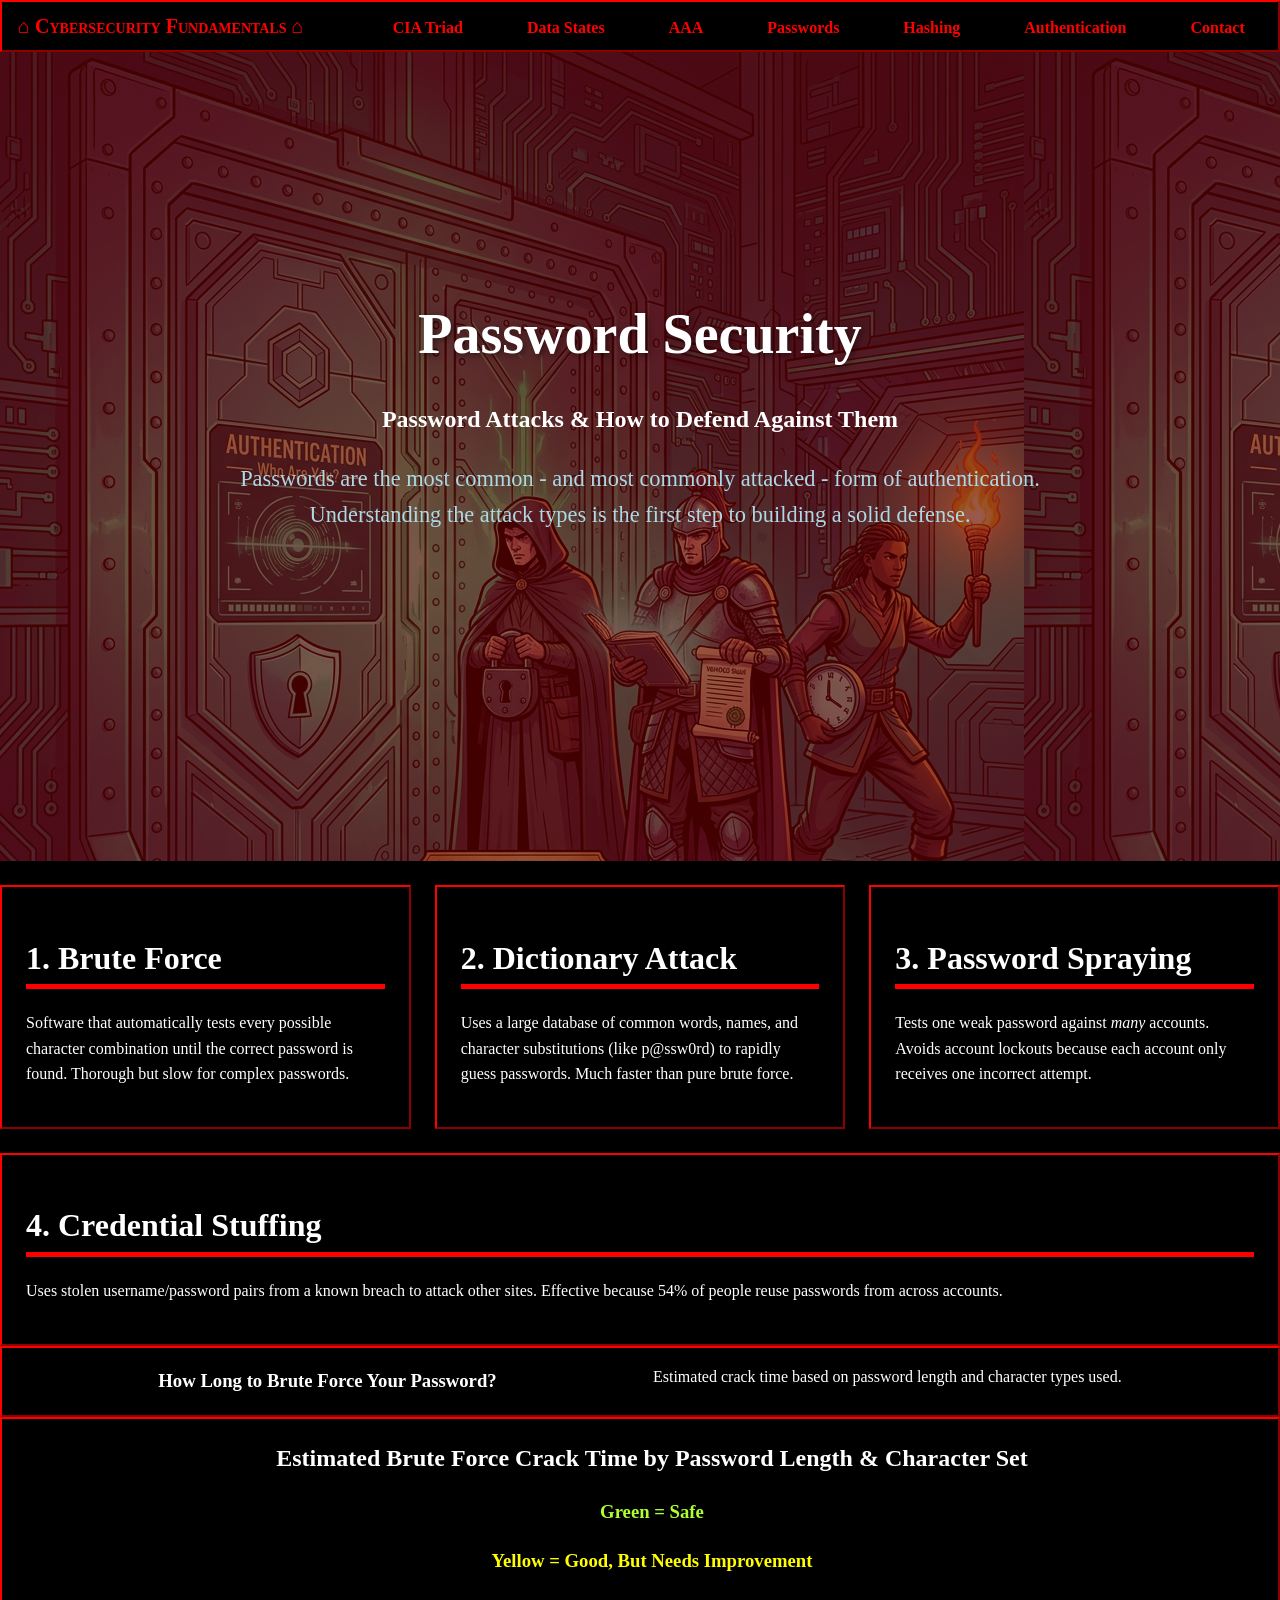
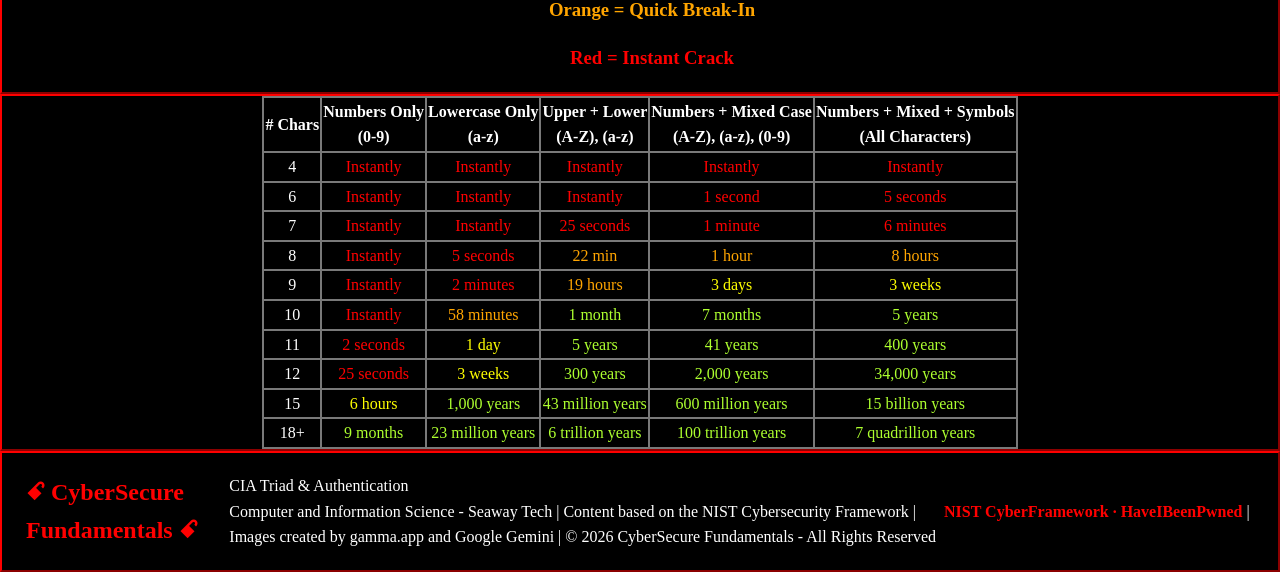
<file: Pass.html>
<!DOCTYPE html>
<html lang="en">
<head>
    <meta charset="UTF-8">
    <meta name="viewport" content="width=device-width, initial-scale=1.0">
    <title>Cybersecurity Fundamentals (Final Project)</title>
    <link rel="stylesheet" href="styles.css">
    <style>
#hero {
     background-image: url('photos/threeGuardians2.png');
    width: 100%;
    height: 89.91vh;
    position: relative;
    margin: 0;
    overflow: hidden;
}

.hero img {
    display: block;
    width: 100%;
    height: 100%;
    object-fit: cover;
    object-position: center center;
    margin: 0 auto;
}

#hero::before {
     content: '';
     position: absolute;
     top: 0;
     left: 0;
     width: 100%;
     height: 100%;
     background: rgba(102, 0, 0, 0.65);
     overflow: auto;
}
    </style>
</head>
<body>
    
    <header>
        <nav class="nav-main">
            <a href="index.html" class="nav-logo"> ⌂ Cybersecurity Fundamentals ⌂ </a>
            <ul class="nav-links">
                <li><a href="CIATriad.html">CIA Triad</a></li>
                <li><a href="Data.html">Data States</a></li>
                <li><a href="A3.html">AAA</a></li>
                <li><a href="Pass.html">Passwords</a></li>
                <li><a href="Hash.html">Hashing</a></li>
                <li><a href="Authentication.html">Authentication</a></li>
                <li><a href="contact.html">Contact</a></li>
            </ul>
        </nav>
    </header>

    <section id="hero">
        <div class="hero-content">
            <h1>Password Security</h1>
            <h2>Password Attacks & How to Defend Against Them</h2>
            <p>Passwords are the most common - and most commonly attacked - form of authentication. Understanding the attack types is the first step to building a solid defense.</p>
        </div>
    </section>
        <div class="triad-grid">

            <div class="triad-card">
                <h1>1. Brute Force</h1>
                <p>Software that automatically tests every possible character combination until the correct password is found. Thorough but slow for complex passwords.</p>
            </div>
            <div class="triad-card">
                <h1>2. Dictionary Attack</h1>
                <p>Uses a large database of common words, names, and character substitutions (like p@ssw0rd) to rapidly guess passwords. Much faster than pure brute force.</p>
            </div>
            <div class="triad-card">
                <h1>3. Password Spraying</h1>
                <p>Tests one weak password against <i>many</i> accounts. Avoids account lockouts because each account only receives one incorrect attempt. </p>
            </div>
            <div class="triad-card">
                <h1>4. Credential Stuffing</h1>
                <p>Uses stolen username/password pairs from a known breach to attack other sites. Effective because 54% of people reuse passwords from across accounts.</p>
            </div>
        </div>
        <section class="extra-data">
            <h3>How Long to Brute Force Your Password?</h3>
            <p>Estimated crack time based on password length and character types used.</p>
        </section>
        <table>
            <header class="table-header">
                <h2>Estimated Brute Force Crack Time by Password Length & Character Set</h2>
                    <h3 class="great">Green = Safe</h3>
                    <h3 class="fine">Yellow = Good, But Needs Improvement</h3>
                    <h3 class="bad">Orange = Quick Break-In</h3>
                    <h3 class="screwed">Red = Instant Crack</h3>
            </header>
            <tr>
                <th># Chars</th>
                <th>Numbers Only<br>
                (0-9)</th>
                <th>Lowercase Only<br>
                (a-z)</th>
                <th>Upper + Lower<br>
                (A-Z), (a-z)</th>
                <th>Numbers + Mixed Case<br>
                (A-Z), (a-z), (0-9)</th>
                <th>Numbers + Mixed + Symbols<br>
                (All Characters)</th>
        </tr>
        <tr>
            <td>4</td>
            <td class="screwed">Instantly</td>
            <td class="screwed">Instantly</td>
            <td class="screwed">Instantly</td>
            <td class="screwed">Instantly</td>
            <td class="screwed">Instantly</td>
        </tr>
        <tr>
            <td>6</td>
            <td class="screwed">Instantly</td>
            <td class="screwed">Instantly</td>
            <td class="screwed">Instantly</td>
            <td class="screwed">1 second</td>
            <td class="screwed">5 seconds</td>
        </tr>
        <tr>
            <td>7</td>
            <td class="screwed">Instantly</td>
            <td class="screwed">Instantly</td>
            <td class="screwed">25 seconds</td>
            <td class="screwed">1 minute</td>
            <td class="screwed">6 minutes</td>
        </tr>
        <tr>
            <td>8</td>
            <td class="screwed">Instantly</td>
            <td class="screwed">5 seconds</td>
            <td class="bad">22 min</td>
            <td class="bad">1 hour</td>
            <td class="bad">8 hours</td>
        </tr>
        <tr>
            <td>9</td>
            <td class="screwed">Instantly</td>
            <td class="screwed">2 minutes</td>
            <td class="bad">19 hours</td>
            <td class="fine">3 days</td>
            <td class="fine">3 weeks</td>
        </tr>
        <tr>
            <td>10</td>
            <td class="screwed">Instantly</td>
            <td class="bad">58 minutes</td>
            <td class="great">1 month</td>
            <td class="great">7 months</td>
            <td class="great">5 years</td>
        </tr>
        <tr>
            <td>11</td>
            <td class="screwed">2 seconds</td>
            <td class="fine">1 day</td>
            <td class="great">5 years</td>
            <td class="great">41 years</td>
            <td class="great">400 years</td>
        </tr>
        <tr>
            <td>12</td>
            <td class="screwed">25 seconds</td>
            <td class="fine">3 weeks</td>
            <td class="great">300 years</td>
            <td class="great">2,000 years</td>
            <td class="great">34,000 years</td>
        </tr>
        <tr>
            <td>15</td>
            <td class="fine">6 hours</td>
            <td class="great">1,000 years</td>
            <td class="great">43 million years</td>
            <td class="great">600 million years</td>
            <td class="great">15 billion years</td>
        </tr>
        <tr>
            <td>18+</td>
            <td class="great">9 months</td>
            <td class="great">23 million years</td>
            <td class="great">6 trillion years</td>
            <td class="great">100 trillion years</td>
            <td class="great">7 quadrillion years</td>
        </tr>
        </table>
    <footer class="stuff">
        <h2 class="red"> ꗃ CyberSecure Fundamentals ꗃ </h2>
        <p>CIA Triad & Authentication<br>
            Computer and Information Science - Seaway Tech | 
            Content based on the NIST Cybersecurity Framework   | 
            <strong class="red">NIST CyberFramework &middot; HaveIBeenPwned</strong>  |  
            Images created by gamma.app and Google Gemini | 
            &copy; 2026 CyberSecure Fundamentals - All Rights Reserved</p>
    </footer>

</body>
</html>
</file>
<file: styles.css>
body {
     font-family: fantasy;
     line-height: 1.6;
     background-color: rgb(0, 0, 0);
     color: rgb(255, 255, 255);
     margin: 0;
     padding: 0;
}

header {
     background-color: rgb(0, 0, 0);
     position: sticky;
     top: left;
     left: 0;
     z-index: 100;
     box-shadow: 0;
}

img {
    max-width: 100%;
    height: auto;
    display: block;
}

.nav-main  {
    position: sticky;
    top: 0;
    z-index: 1000;
    border-top: 2.5px solid red;
    border-left: 2.5px solid red;
    border-right: 2.5px solid darkred;
    border-bottom: 2.5px solid darkred;
    font-size: 23px;
    display: flex;
    justify-content: space-between;
    align-items: center;
    max-width: 1900px;
    margin: 0 auto;
    
}

.nav-links {
    text-decoration: none;
    list-style: none;
    align-items: center;
    margin: 0 auto;
    gap: 3rem;
    display: flex;
    font-size: 200;
}

.nav-logo {
    display: flex;
    align-items: center;
    gap: 1rem;
    text-decoration: none;
    font-size: 20px;
    padding: 0.5rem 1rem;
    transition: all 0.3s ease;
    font-variant: small-caps;
    color: rgb(255, 0, 0);
    font-weight: bolder;
    transition: color 0.68s;
}

.nav-logo:hover {
     color: white;
}

.nav-links a {
    color: rgb(255, 255, 255);
    text-decoration: none;
    padding: 0.5rem 1rem;
    transition: all 0.3s ease;
    font-weight: bold;
}

.nav-links {
     list-style: none;
     display: flex;
     gap: 2rem;
}

.nav-links a {
     color: rgb(255, 0, 0);
     text-decoration: none;
     font-size: 1rem;
     transition: color 0.68s;
}

.nav-links a:hover {
     color: rgb(255, 255, 255);
}

.hero {
     background-size: cover;
     background-position: center;
     min-height: 100vh;
     overflow: hidden;
     position: relative;
     width: 100%;
     min-height: 500px;
     margin-bottom: 2rem;
     overflow: hidden;
}


.hero::before {
     content: '';
     position: absolute;
     top: 0;
     left: 0;
     width: 100%;
     height: 100%;
     background: rgba(0, 51, 102, 0.65);
}

.hero-content {
     position: relative;
     text-align: center;
     color: white;
     z-index: 1000000;
     padding: 12rem;
}



.hero-content h1 {
     font-size: 3.5rem;
     margin-bottom: 0.5rem;
     text-shadow: 2px 2px 6px rgba(0, 0, 0, 0.5);
}

.hero-content p {
     font-size: 1.4rem;
     color: lightblue;
     margin-bottom: 1.5rem;
}

.btn {
     display: inline-block;
     border-top: 5px solid red;
     border-left: 5px solid red;
     border-right: 5px solid darkred;
     border-bottom: 5px solid darkred;
     background-color: rgb(0, 0, 0);
     color: rgb(255, 0, 0);
     padding: 0.8rem 2rem;
     text-decoration: none;
     font-weight: bold;
     font-size: 24px;
     transition: color 0.5s, background-color 0.5s, border 0.5s;
}

.btn:hover {
     color: rgb(0, 0, 0);
     background-color: white;
     border-top: 5px solid darkred;
     border-left: 5px solid darkred;
     border-right: 5px solid red;
     border-bottom: 5px solid red;
}

.triad-grid {
     display: flex;
     flex-wrap: wrap;
     gap: 1.5rem;
     margin-top: 1.5rem;
}

.triad-card {
     flex: 1 1 220px;
     background: black;
     border-top: 2.5px solid red;
     border-left: 2.5px solid red;
     border-right: 2.5px solid darkred;
     border-bottom: 2.5px solid darkred;
     padding: 1.5rem;
     box-shadow: 0 2px 8px rgba(0, 0, 0, 0.3);
}

.triad-card h1 {
     border-bottom: 5px solid red;
}

.triad-card h2 {
     border-bottom: 2px solid red;
}

.triad-card h3 {
     color: rgb(255, 255, 255);
     margin-bottom: 0.75rem;
}

.triad-card ul {
     padding-left: 1.2rem;
}

.triad-card li {
     margin-bottom: 0.4rem;
     font-size: 0.95rem;
}

.triad-grid {
     display: flex;
     flex: wrap;
     gap: 1.5rem;
     margin-top: 1.5rem;
}

.triad-card {
     flex: 1 1 260px;
     border-top: 2.5px solid red;
     border-left: 2.5px solid red;
     border-right: 2.5px solid darkred;
     border-bottom: 2.5px solid darkred;
     overflow: hidden;
     box-shadow: 0 2px 8px rgba(0, 0, 0, 0.3);
}

table {
     border-top: 2.5px solid red;
     border-left: 2.5px solid red;
     border-right: 2.5px solid darkred;
     border-bottom: 2.5px solid darkred;
     display: grid;
     text-align: center;
     justify-content: center;
     width: 100%;
     border-collapse: collapse;
}

.great {
     color: greenyellow;
}

.fine {
     color: yellow;
}

.bad {
     color: orange
}

.screwed {
     color: red;
}

th, td {
     border: 2px solid rgb(121, 121, 121);
     border-collapse: collapse;
}

.table-header {
     border-top: 2.5px solid red;
     border-left: 2.5px solid red;
     border-right: 2.5px solid darkred;
     border-bottom: 2.5px solid darkred;
     padding-left: 1.5rem;
     text-align: center;
}



.extra-section {
     display: flex;
     flex-wrap: wrap;
     justify-content: space-evenly;
     min-width: 140px;
     max-width: 1500px;
     margin: 0 auto;
     background-color: rgb(0, 0, 0);
     border-top: 2.5px solid red;
     border-left: 2.5px solid red;
     border-right: 2.5px solid darkred;
     border-bottom: 2.5px solid darkred;
     position: sticky;
     text-align: center;
}

.extra-data {
     display: flex;
     flex-wrap: wrap;
     justify-content: space-evenly;
     min-width: 140px;
     max-width: 1500px;
     margin: 0 auto;
     background-color: rgb(0, 0, 0);
     border-top: 2.5px solid red;
     border-left: 2.5px solid red;
     border-right: 2.5px solid darkred;
     border-bottom: 2.5px solid darkred;
     position: sticky;
     text-align: center;
}

.extra-data a{
     text-decoration: none;
     color: red;
}

.form-container {
    max-width: 600px;
    margin: 2rem auto;
    padding: 2rem;
    background: rgba(0, 0, 0, 0.95);
    box-shadow: 0 12px 24px rgba(0, 0, 0);
    border-top: 2.5px solid red;
    border-left: 2.5px solid red;
    border-right: 2.5px solid darkred;
    border-bottom: 2.5px solid darkred;
    text-align: center;
}

.form-container input,
.form-container select,
.form-container textarea {
    width: 96%;
    padding: 0.8rem;
    margin: 0.5rem 0 1rem;
    border: 1px solid #ff0000;
    font-size: 1rem;
    align-items: center;
    background-color: black;
    color: white;
    font-family: fantasy;
}

button {
    display: inline-block;
    margin: 0.5rem auto;
    width: 100%;
    font-size: larger;
    font-weight: bold;
}

.button1 {
    background: #000000;
    color: rgb(0, 255, 0);
    padding: 0.6rem 1rem;
    border-top: 2px solid rgb(0, 255, 0) ;
    border-left: 2px solid rgb(0, 255, 0) ;
    border-right: 2px solid darkgreen ;
    border-bottom: 2px solid darkgreen ;
    cursor: pointer;
    font-family: fantasy;
    transition: border 0.65s, background-color 0.65s, color 0.65s, font-size 0.65s;
    font-weight: bolder;
    font-size: 25px;
}

.button1:hover {
     color: rgb(0, 0, 0);
     background-color: white;
     border-top: 2.5px solid darkgreen;
     border-left: 2.5px solid darkgreen;
     border-right: 2.5px solid rgb(0, 255, 0);
     border-bottom: 2.5px solid rgb(0, 255, 0);
     font-size: 23px;
}

.button2 {
    background-color: black;
    color: #ff0000;
    padding: 0.6rem 1rem;
    border-top: 2px solid red ;
    border-left: 2px solid red ;
    border-right: 2px solid darkred ;
    border-bottom: 2px solid darkred ;
    cursor: pointer;
    font-family: fantasy;
    transition: border 0.65s, background-color 0.65s, color 0.65s, font-size 0.65s;
    font-weight: bolder;
    font-size: 25px;
}

.button2:hover {
     color: rgb(0, 0, 0);
     background-color: white;
     border-top: 2.5px solid darkred;
     border-left: 2.5px solid darkred;
     border-right: 2.5px solid red;
     border-bottom: 2.5px solid red;
     font-size: 23px;
}


.stuff {
    background-color: black;
    color: rgb(255, 255, 255);
    position: sticky;
    z-index: 1000;
    border-top: 2.5px solid red;
    border-left: 2.5px solid red;
    border-right: 2.5px solid darkred;
    border-bottom: 2.5px solid darkred;
    display: flex;
    justify-content: space-evenly;
    align-items: center;
    max-width: 1500px;
    position: sticky;
    align-items: center;
}

.red {
     color: red;
     padding-left: 1.5rem;
}
</file>
